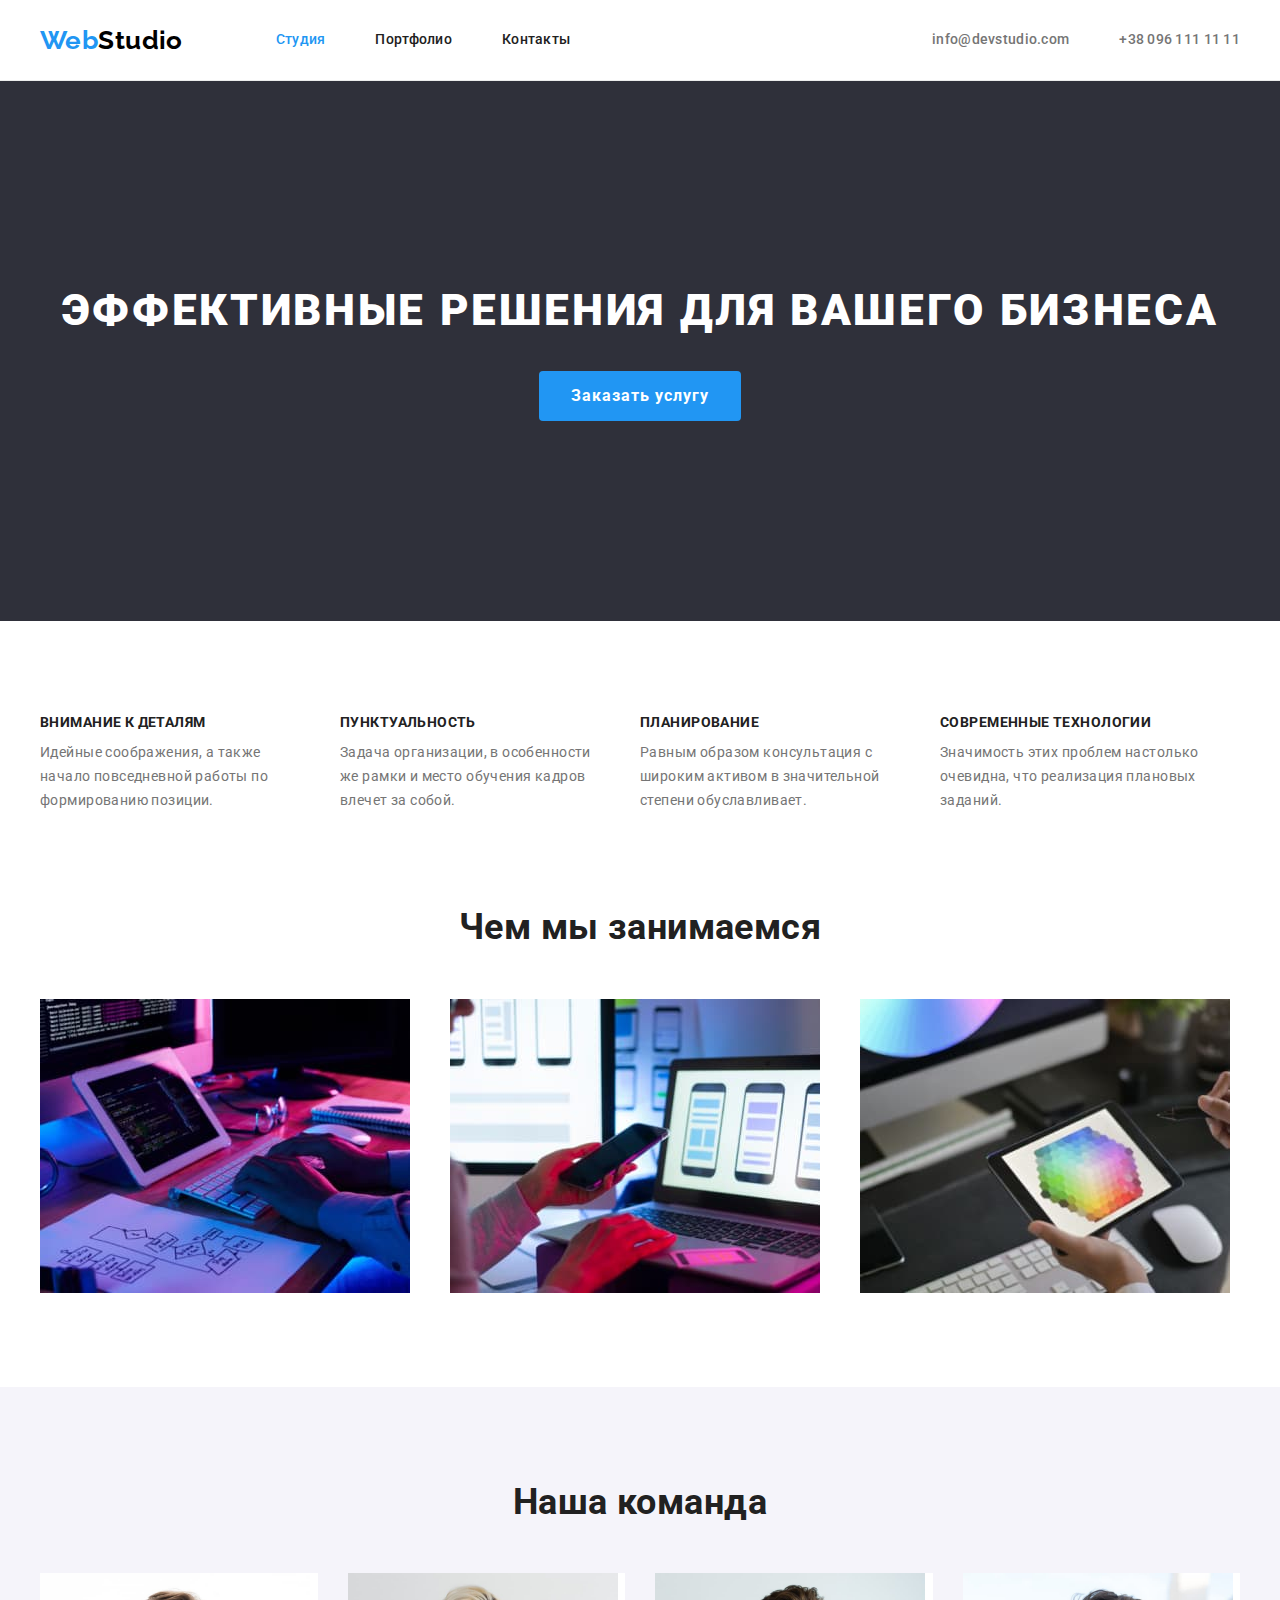
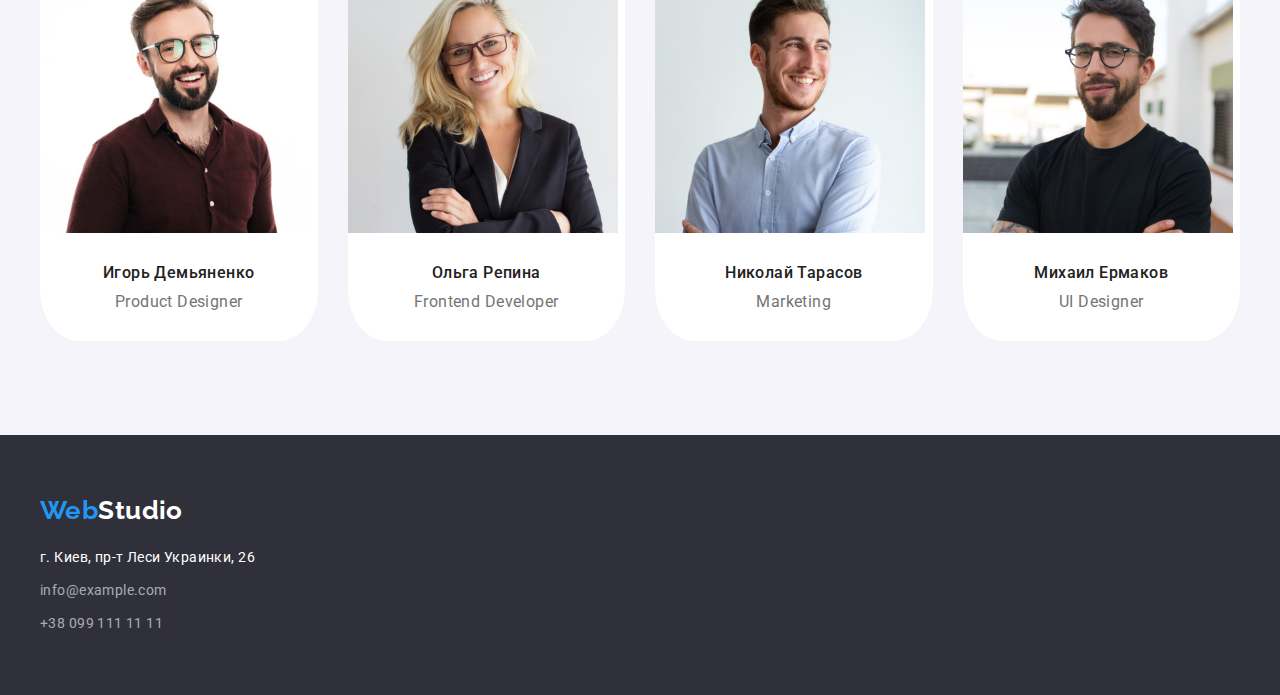
<file: index.html>
<!DOCTYPE html>
<html lang="ru">
  <head>
    <meta charset="UTF-8" />
    <meta http-equiv="X-UA-Compatible" content="IE=edge" />
    <meta name="viewport" content="width=device-width, initial-scale=1.0" />
    <title>Студия</title>
    <link
      href="https://fonts.googleapis.com/css2?family=Raleway:wght@700&family=Roboto:wght@400;500;700;900&display=swap"
      rel="stylesheet"
    />

    <link
      rel="stylesheet"
      href="https://cdnjs.cloudflare.com/ajax/libs/modern-normalize/1.0.0/modern-normalize.min.css"
      integrity="sha512-ISS7cAi1PEhQ8jnbJpJZMd29NlhNj4AWYyLOSp2CE/CsHxTCu+r+t0D2yoJudVrd0/8fTVPUVDzY5Tvli75u/g=="
      crossorigin="anonymous"
    />

    <link rel="stylesheet" href="./css/styles.css" />
  </head>
  <body>
    <!-- HEADER -->
    <header class="page-header">
      <div class="container">
        <nav class="site-nav">
          <a href="index.html" lang="en" class="logo link">
            <span class="accent">Web</span>Studio
          </a>

          <ul class="navigation list">
            <li class="item">
              <a href="./index.html " class="link current">Студия</a>
            </li>
            <li class="item">
              <a href="./portfolio.html" class="link">Портфолио</a>
            </li>
            <li class="item"><a href="#" class="link">Контакты</a></li>
          </ul>
        </nav>
        <ul class="adds list">
          <li class="item">
            <a href="mailto:info@example.com" class="link">
              info@devstudio.com
            </a>
          </li>
          <li class="item">
            <a href="tel:+380991111111" class="link">+38 096 111 11 11</a>
          </li>
        </ul>
      </div>
    </header>

    <!--main-->
    <main>
      <!-- HERO -->

      <section class="hero dummy-bg">
        <div class="container">
          <h1 class="hero-title">Эффективные решения для вашего бизнеса</h1>
          <button type="button" class="button">Заказать услугу</button>
        </div>
      </section>
      <!-- /HERO -->

      <!-- QUALITY -->
      <section class="quality section">
        <div class="container">
          <!--Заголовок h2 "Качества" будет скрытым-->
          <h2 class="h-hidden" hidden>Качества</h2>
          <ul class="list quality-list">
            <li class="item">
              <h3 class="title-style">Внимание к деталям</h3>
              <p>
                Идейные соображения, а также начало повседневной работы по
                формированию позиции.
              </p>
            </li>
            <li class="item">
              <h3 class="title-style">Пунктуальность</h3>
              <p>
                Задача организации, в особенности же рамки и место обучения
                кадров влечет за собой.
              </p>
            </li>
            <li class="item">
              <h3 class="title-style">Планирование</h3>
              <p>
                Равным образом консультация с широким активом в значительной
                степени обуславливает.
              </p>
            </li>
            <li class="item">
              <h3 class="title-style">Современные технологии</h3>
              <p>
                Значимость этих проблем настолько очевидна, что реализация
                плановых заданий.
              </p>
            </li>
          </ul>
        </div>
      </section>
      <!-- /QUALITY -->

      <!-- WORK -->
      <section class="work section">
        <div class="container">
          <h2 class="title-style">Чем мы занимаемся</h2>
          <ul class="list work-list">
            <li class="item">
              <img
                src="./images/box1.jpg"
                alt="Занятие 1"
                class="work-pic"
                width="370"
              />
            </li>
            <li class="item">
              <img
                src="./images/box2.jpg"
                alt="Занятие 2"
                class="work-pic"
                width="370"
              />
            </li>
            <li class="item">
              <img
                src="./images/box3.jpg"
                alt="Занятие 3"
                class="work-pic"
                width="370"
              />
            </li>
          </ul>
        </div>
      </section>
      <!-- /WORK -->

      <!-- TEAM -->
      <section class="team section">
        <div class="container">
          <h2 class="title-style team-title">Наша команда</h2>
          <ul class="list team-list">
            <li class="item">
              <img
                src="./images/worker1.jpg"
                alt="Игорь Демьяненко. Продакт дизайнер"
                width="270"
                class="team-pic"
              />
              <div class="wrapper">
                <h3 class="title-style team-people">Игорь Демьяненко</h3>
                <p lang="en" class="team-post">Product Designer</p>
              </div>
            </li>
            <li class="item">
              <img
                src="./images/worker2.jpg"
                alt="Ольга Репина. Фронтэнд дивэлопэ"
                width="270"
                class="team-pic"
              />
              <div class="wrapper">
                <h3 class="title-style team-people">Ольга Репина</h3>
                <p lang="en" class="team-post">Frontend Developer</p>
              </div>
            </li>
            <li class="item">
              <img
                src="./images/worker3.jpg"
                alt="Николай Тарасов. Макетинг"
                width="270"
                class="team-pic"
              />
              <div class="wrapper">
                <h3 class="title-style team-people">Николай Тарасов</h3>
                <p lang="en" class="team-post">Marketing</p>
              </div>
            </li>
            <li class="item">
              <img
                src="./images/worker4.jpg"
                alt="Михаил Ермаков. Юай дизайнер"
                width="270"
                class="team-pic"
              />
              <div class="wrapper">
                <h3 class="title-style team-people">Михаил Ермаков</h3>
                <p lang="en" class="team-post">UI Designer</p>
              </div>
            </li>
          </ul>
        </div>
      </section>
    </main>
    <!-- /TEAM -->

    <!-- FOOTER -->
    <footer class="basement dummy-bg">
      <div class="container">
        <a href="index.html" lang="en" class="logo link">
          <span class="accent">Web</span>Studio
        </a>
        <address class="basement-adds">
          <p class="basement-adds-value adds-item">
            г. Киев, пр-т Леси Украинки, 26
          </p>
          <a href="mailto:info@example.com" class="link adds-item"
            >info@example.com</a
          >
          <a href="tel:+380991111111" class="link adds-item"
            >+38 099 111 11 11</a
          >
        </address>
      </div>
    </footer>
    <!-- /FOOTER -->
  </body>
</html>
</file>
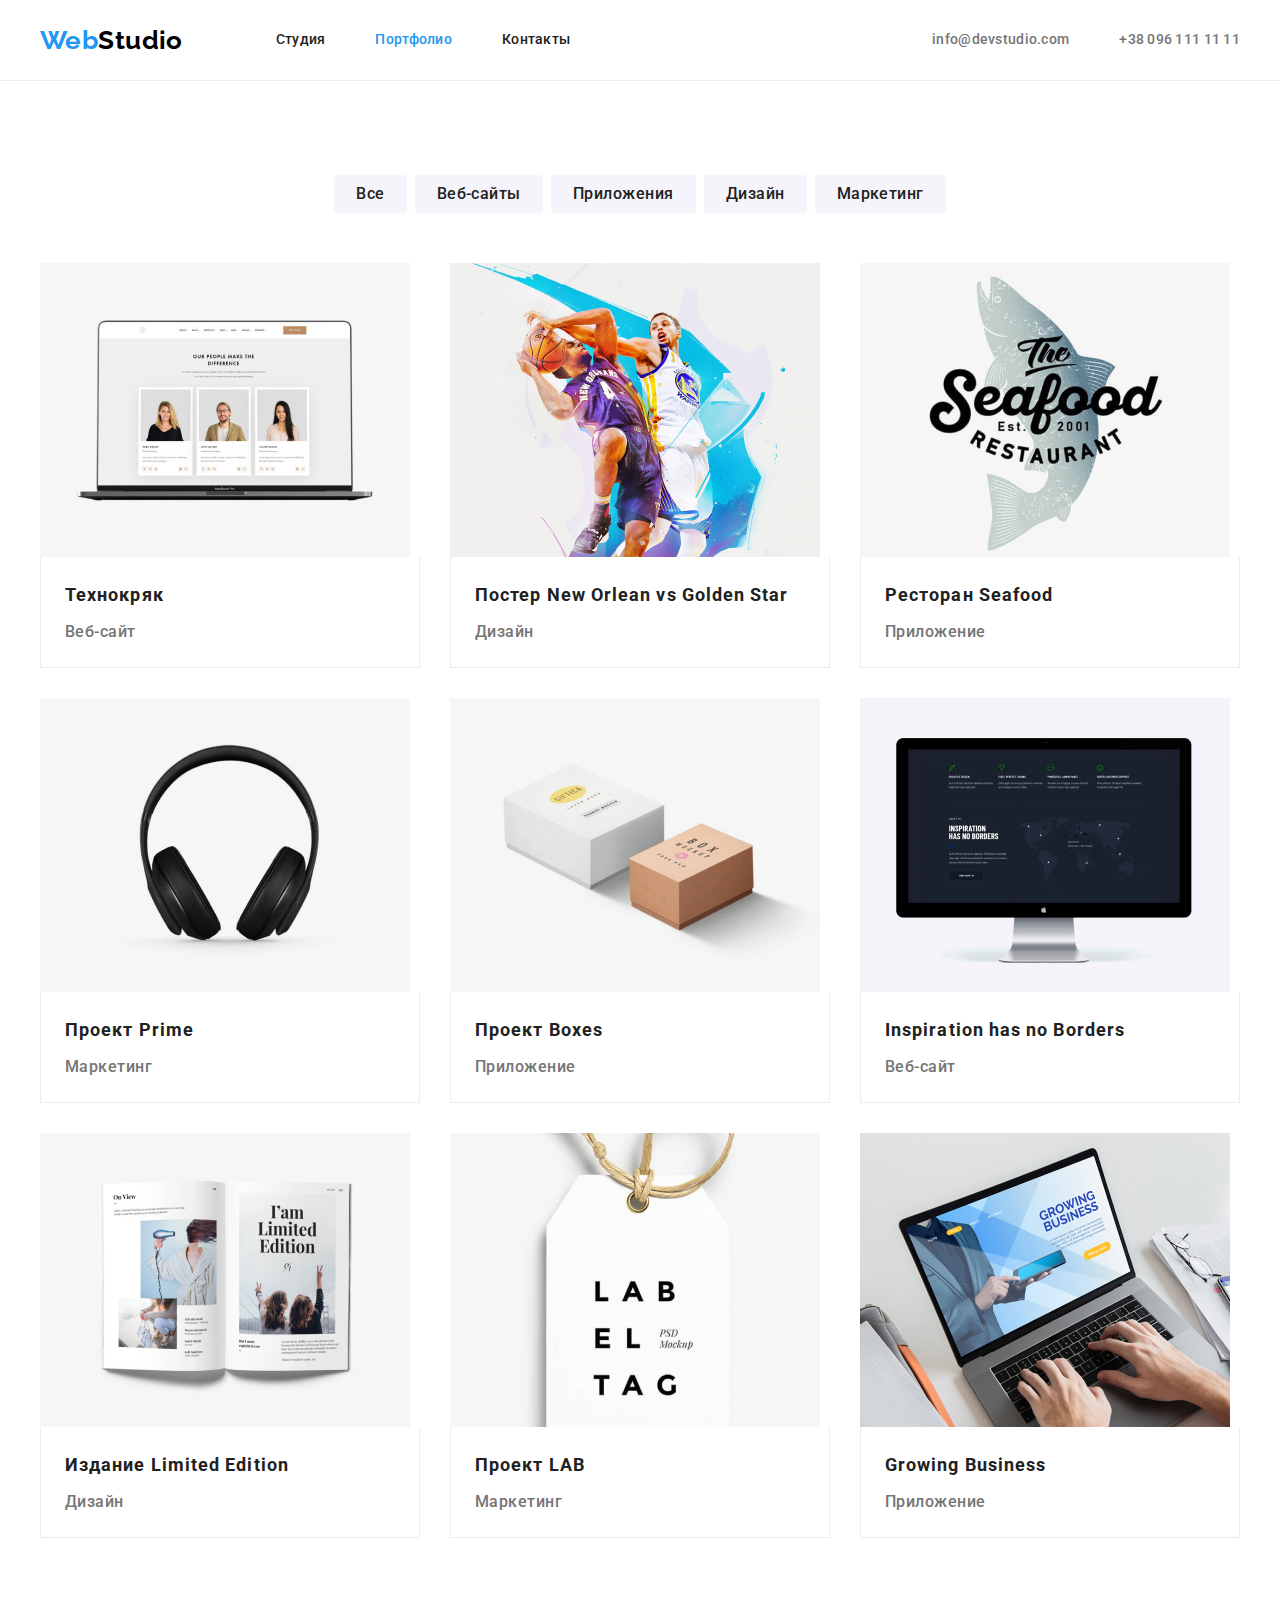
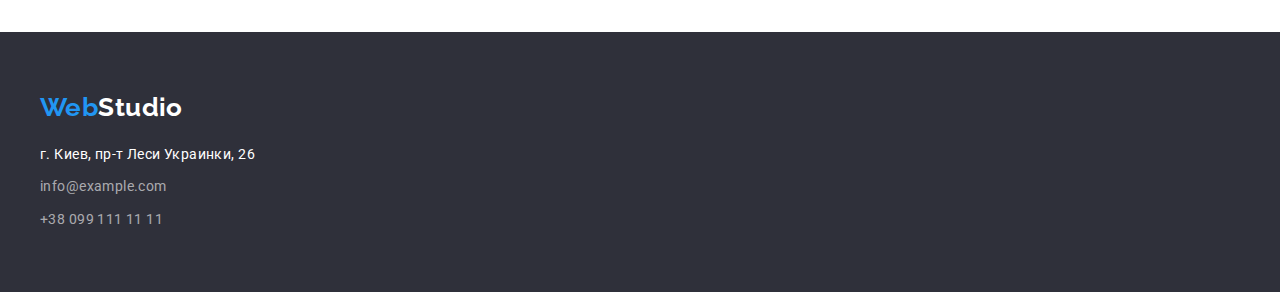
<file: portfolio.html>
<!DOCTYPE html>
<html lang="ru">
  <head>
    <meta charset="UTF-8" />
    <meta http-equiv="X-UA-Compatible" content="IE=edge" />
    <meta name="viewport" content="width=device-width, initial-scale=1.0" />
    <title>Студия</title>
    <link
      href="https://fonts.googleapis.com/css2?family=Raleway:wght@700&family=Roboto:wght@400;500;700;900&display=swap"
      rel="stylesheet"
    />
    <link
      rel="stylesheet"
      href="https://cdnjs.cloudflare.com/ajax/libs/modern-normalize/1.0.0/modern-normalize.min.css"
      integrity="sha512-ISS7cAi1PEhQ8jnbJpJZMd29NlhNj4AWYyLOSp2CE/CsHxTCu+r+t0D2yoJudVrd0/8fTVPUVDzY5Tvli75u/g=="
      crossorigin="anonymous"
    />
    <link rel="stylesheet" href="./css/styles.css" />
  </head>
  <body>
    <!-- HEADER -->
    <header class="page-header">
      <div class="container">
        <nav class="site-nav">
          <a href="index.html" lang="en" class="logo link">
            <span class="accent">Web</span>Studio
          </a>

          <ul class="navigation list">
            <li class="item">
              <a href="./index.html " class="link">Студия</a>
            </li>
            <li class="item">
              <a href="./portfolio.html" class="link current">Портфолио</a>
            </li>
            <li class="item"><a href="#" class="link">Контакты</a></li>
          </ul>
        </nav>
        <ul class="adds list">
          <li class="item">
            <a href="mailto:info@example.com" class="link">
              info@devstudio.com
            </a>
          </li>
          <li class="item">
            <a href="tel:+380991111111" class="link">+38 096 111 11 11</a>
          </li>
        </ul>
      </div>
    </header>

    <!-- MAIN -->
    <main>
      <!-- PORTFOLIO SECTION -->
      <section class="portfolio section">
        <div class="container">
          <!-- SECRET HEADER -->
          <h2 class="h-hidden" hidden>Фильтр</h2>
          <!-- /SECRET HEADER -->

          <ul class="list filter">
            <li class="filter-item">
              <button type="button" class="button">Все</button>
            </li>
            <li class="filter-item">
              <button type="button" class="button">Веб-сайты</button>
            </li>
            <li class="filter-item">
              <button type="button" class="button">Приложения</button>
            </li>
            <li class="filter-item">
              <button type="button" class="button">Дизайн</button>
            </li>
            <li class="filter-item">
              <button type="button" class="button">Маркетинг</button>
            </li>
          </ul>

          <!-- SECRET HEADER -->
          <h1 class="h-hidden" hidden>Портфолио</h1>
          <!-- /SECRET HEADER -->

          <ul class="list portfolio-list">
            <li class="portfolio-item">
              <a href="#" class="link">
                <!-- <div class="pic-thumb"> -->
                <img
                  src="./images/portfolio/project1.jpg"
                  alt="Веб-сайт технокряк"
                  width="370"
                />
                <!-- </div> -->
                <div class="portfolio-title">
                  <h2 class="link-title">Технокряк</h2>
                  <p class="description">Веб-сайт</p>
                </div>
              </a>
            </li>
            <li class="portfolio-item">
              <a href="#" class="link">
                <img
                  src="./images/portfolio/project2.jpg"
                  alt="Дизайн постера New Orlean vs Golden Star"
                  width="370"
                />
                <div class="portfolio-title">
                  <h2 class="link-title">Постер New Orlean vs Golden Star</h2>
                  <p class="description">Дизайн</p>
                </div>
              </a>
            </li>
            <li class="portfolio-item">
              <a href="#" class="link">
                <img
                  src="./images/portfolio/project3.jpg"
                  alt="Приложение ресторана Seafood"
                  width="370"
                />
                <div class="portfolio-title">
                  <h2 class="link-title">Ресторан Seafood</h2>
                  <p class="description">Приложение</p>
                </div>
              </a>
            </li>
            <li class="portfolio-item">
              <a href="#" class="link">
                <img
                  src="./images/portfolio/project4.jpg"
                  alt="Маркетинг проекта Prime"
                  width="370"
                />
                <div class="portfolio-title">
                  <h2 class="link-title">Проект Prime</h2>
                  <p class="description">Маркетинг</p>
                </div>
              </a>
            </li>
            <li class="portfolio-item">
              <a href="#" class="link">
                <img
                  src="./images/portfolio/project5.jpg"
                  alt="Приложение проекта Boxes"
                  width="370"
                />
                <div class="portfolio-title">
                  <h2 class="link-title">Проект Boxes</h2>
                  <p class="description">Приложение</p>
                </div>
              </a>
            </li>
            <li class="portfolio-item">
              <a href="#" class="link">
                <img
                  src="./images/portfolio/project6.jpg"
                  alt="Веб-сайт Inspiration has no Borders"
                  width="370"
                />
                <div class="portfolio-title">
                  <h2 lang="en" class="link-title">
                    Inspiration has no Borders
                  </h2>
                  <p class="description">Веб-сайт</p>
                </div>
              </a>
            </li>
            <li class="portfolio-item">
              <a href="#" class="link">
                <img
                  src="./images/portfolio/project7.jpg"
                  alt="Дизайн для издания Limited Edition"
                  width="370"
                />
                <div class="portfolio-title">
                  <h2 class="link-title">Издание Limited Edition</h2>
                  <p class="description">Дизайн</p>
                </div>
              </a>
            </li>
            <li class="portfolio-item">
              <a href="#" class="link">
                <img
                  src="./images/portfolio/project8.jpg"
                  alt="Маркетинг проекта LAB"
                  width="370"
                />
                <div class="portfolio-title">
                  <h2 class="link-title">Проект LAB</h2>
                  <p class="description">Маркетинг</p>
                </div>
              </a>
            </li>
            <li class="portfolio-item">
              <a href="#" class="link">
                <img
                  src="./images/portfolio/project9.jpg"
                  alt="Приложение Growing Business"
                  width="370"
                />
                <div class="portfolio-title">
                  <h2 lang="en" class="link-title">Growing Business</h2>
                  <p class="description">Приложение</p>
                </div>
              </a>
            </li>
          </ul>
        </div>
      </section>
      <!-- /PORTFOLIO SECTION -->
    </main>

    <!-- FOOTER -->
    <footer class="basement dummy-bg">
      <div class="container">
        <a href="index.html" lang="en" class="logo link">
          <span class="accent">Web</span>Studio
        </a>
        <address class="basement-adds">
          <p class="basement-adds-value adds-item">
            г. Киев, пр-т Леси Украинки, 26
          </p>
          <a href="mailto:info@example.com" class="link adds-item"
            >info@example.com</a
          >
          <a href="tel:+380991111111" class="link adds-item"
            >+38 099 111 11 11</a
          >
        </address>
      </div>
    </footer>
    <!-- /FOOTER -->
  </body>
</html>
</file>
<file: css/styles.css>
:root {
  --primary-text-color: #757575;
  --secondary-color-text: #212121;
  --primary-white-color: #ffffff;
  --logo-black-color: #000000;
  --accent-color: #2196f3;
  --accent-color-text: rgba(255, 255, 255, 0.6);
  --button-grey-color: #f5f4fa;
  --dummy-bg-color: #2f303a;
  --border-color: #ececec;
}
/*цвет основного текста --> color: #757575; */
/*цвет вторичного текста --> color: #212121; */
/*белый --> #FFFFFF */
/*акцент --> color: #2196F3; */
/*акцентный цвет текста color: rgba(255, 255, 255, 0.6); */

body {
  margin: 0;

  background-color: var(--primary-white-color);
  color: var(--primary-text-color);

  font-family: "Roboto", Arial, Tahoma, sans-serif;
  font-size: 14px;
  line-height: 1.71;
  letter-spacing: 0.03em;
}
h1,
h2,
h3,
h4,
h5,
h6,
p {
  margin-top: 0;
  margin-bottom: 0;
}
.list {
  list-style: none;
  padding-left: 0;
  margin: 0;
}
.link {
  text-decoration: none;
}
.container {
  margin-left: auto;
  margin-right: auto;
  padding-left: 15px;
  padding-right: 15px;
  width: 1200px;

  /* outline: 1px solid tomato; */
}
.section {
  padding-top: 94px;
  padding-bottom: 94px;
}
/* HEADER */
.page-header {
  border-bottom-width: 1px;
  border-bottom-style: solid;
  border-bottom-color: var(--border-color);
}
.accent {
  color: var(--accent-color);
}
.logo {
  margin-right: 93px;

  color: var(--logo-black-color);
  font-family: "Raleway", sans-serif;
  font-weight: 700;
  font-size: 26px;
  line-height: 1.19;
}
.navigation .link {
  /* outline: 1px solid tomato; */

  color: var(--secondary-color-text);

  font-weight: 500;
  line-height: 1.14;
  letter-spacing: 0.02em;
}
.navigation,
.adds {
  /* outline: 1px solid tomato; */
}
.logo {
  display: block;
  /* outline: 1px solid tomato; */
}
.navigation .link,
.adds .link {
  display: block;
  padding-top: 32px;
  padding-bottom: 32px;
}
.navigation .link:hover,
.navigation .link:focus {
  color: var(--accent-color);
}
.navigation .current {
  color: var(--accent-color);
}
.adds {
  display: flex;
  margin-left: auto;
}
.navigation .item:not(:last-child),
.adds .item:not(:last-child) {
  margin-right: 50px;
}
.adds .link {
  /* outline: 1px solid tomato; */
  color: inherit;

  font-weight: 500;
  line-height: 1.14;
  letter-spacing: 0.02em;
}
.adds .link:hover,
.adds .link:focus {
  color: var(--accent-color);
}
.page-header > .container,
.site-nav .navigation,
.site-nav {
  display: flex;
}
.page-header > .container,
.site-nav {
  align-items: center;
}

/* /HEADER */

/* MAIN */

/* Временный bg, т.к. заголовок сливается с фоном */
.dummy-bg {
  background-color: var(--dummy-bg-color);
}

/* HERO */

.hero {
  text-align: center;
  padding-top: 200px;
  padding-bottom: 200px;
}
.hero-title {
  margin-bottom: 30px;

  color: var(--primary-white-color);

  font-weight: 900;
  font-size: 44px;
  line-height: 1.36;
  letter-spacing: 0.06em;
  text-transform: uppercase;
}
.hero .button {
  border-radius: 4px;
  padding: 10px 32px;
  min-width: 200px;
  border: none;
}
.button {
  color: var(--primary-white-color);
  background-color: var(--accent-color);

  font-family: inherit;
  font-weight: 700;
  font-size: 16px;
  line-height: 1.87;
  text-align: center;
  letter-spacing: 0.06em;

  cursor: pointer;
}
.button:hover {
  background-color: #188ce8;
}

/* /HERO */

/* QUALITY */
.quality .quality-list {
  display: flex;
}
.quality-list .item {
  /* outline: 1px solid tomato; */
  width: 270px;
}
.quality-list .item:not(:last-child) {
  margin-right: 30px;
}
.title-style {
  color: var(--secondary-color-text);
}
.quality .title-style {
  margin-bottom: 10px;

  font-weight: 700;
  font-size: 14px;
  line-height: 1.14;
  text-transform: uppercase;
}
/* /QUALITY */

/* WORK */
.work {
  padding-top: 0;
}
.work .title-style {
  margin-bottom: 50px;

  font-weight: 700;
  font-size: 36px;
  line-height: 1.17;
  text-align: center;
}
.work .work-list {
  display: flex;
  flex-wrap: wrap;

  margin-left: -30px;
  margin-top: -30px;
}
.work-list > .item {
  flex-basis: calc(100% / 3 - 30px);

  margin-left: 30px;
  margin-top: 30px;
}
.work .work-pic {
  display: block;
  max-width: 100%;
}
/* WORK */

/* TEAM */
.team {
  background-color: var(--button-grey-color);
  padding-bottom: 94px;
}
.team .team-pic {
  display: block;
  max-width: 100%;
  /* outline: 1px solid tomato; */
}
.team .team-list {
  /* outline: 1px solid tomato; */

  display: flex;
  flex-wrap: wrap;
  margin-left: -30px;
  margin-top: -30px;
}
.team-list > .item {
  flex-basis: calc(100% / 4 - 30px);
  margin-left: 30px;
  margin-top: 30px;
  border-bottom-right-radius: 14%;
  border-bottom-left-radius: 14%;
  background-color: var(--primary-white-color);

  /* background-color: tomato; */
}
.team .team-title {
  margin-bottom: 50px;

  font-weight: 700;
  font-size: 36px;
  line-height: 1.17;
  text-align: center;

  /* outline: 1px solid tomato; */
}
.team .team-people {
  margin-bottom: 10px;

  font-weight: 500;
  font-size: 16px;
  line-height: 1.19;
  text-align: center;
}
.team-post {
  font-size: 16px;
  line-height: 1.19;
  text-align: center;
}
.team .wrapper {
  padding-top: 30px;
  padding-bottom: 30px;
  padding-left: auto;
  padding-right: auto;
}
/* /TEAM */
/* /MAIN */

/* FOOTER */
.basement {
  padding-top: 60px;
  padding-bottom: 60px;
}
.basement .adds-item:not(:last-child) {
  display: block;
  margin-bottom: 9px;
}
.basement-adds-value {
  color: var(--primary-white-color);
  font-style: normal;
}
.basement .link {
  color: var(--accent-color-text);
  font-style: normal;
}
.basement .logo {
  color: var(--primary-white-color);
  margin-right: 0;
  margin-bottom: 20px;
}
.basement-adds .link:hover,
.basement-adds .link:focus {
  color: var(--accent-color);
}
/* /FOOTER */

/* PORTFOLIO */

.portfolio {
  font-weight: 500;
  font-size: 16px;
  line-height: 1.62;
  letter-spacing: 0.03em;
}
.portfolio .filter {
  display: flex;
  align-items: center;
  justify-content: center;
  margin-bottom: 50px;
}
.portfolio .filter-item:not(:last-child) {
  margin-right: 8px;
}
.portfolio .button {
  border-radius: 4px;
  padding: 6px 22px;
  border: none;
  color: var(--secondary-color-text);
  background-color: var(--button-grey-color);

  font-family: inherit;
  font-weight: 500;
  line-height: 1.62;
  letter-spacing: 0.03em;
}
.portfolio .button:hover,
.portfolio .button:focus {
  color: var(--primary-white-color);
  background-color: var(--accent-color);
}
.link-title {
  margin-bottom: 4px;

  color: var(--secondary-color-text);

  font-style: normal;
  font-weight: 700;
  font-size: 18px;
  line-height: 2;
  letter-spacing: 0.06em;
}
.portfolio .portfolio-list {
  display: flex;
  flex-wrap: wrap;
  margin-left: -30px;
  margin-top: -30px;
}
.portfolio-list > .portfolio-item {
  flex-basis: calc(100% / 3 - 30px);
  margin-left: 30px;
  margin-top: 30px;
  /* outline: 1px solid tomato; */
}
.portfolio .portfolio-title {
  padding: 20px 24px;
  border-bottom-width: 1px;
  border-left-width: 1px;
  border-right-width: 1px;
  border-bottom-style: solid;
  border-left-style: solid;
  border-right-style: solid;
  border-bottom-color: var(--border-color);
  border-left-color: var(--border-color);
  border-right-color: var(--border-color);
  /* outline: 1px solid tomato; */
}

.portfolio img {
  display: block;
  max-width: 100%;
  /* outline: 1px solid tomato; */
}

.description {
  color: var(--primary-text-color);

  font-size: 16px;
  line-height: 1.87;
}
/* /PORTFOLIO */

/* HIDDEN HEADER */
.h-hidden {
  /* display: none; */
  position: absolute;
  clip: rect(0 0 0 0);
  width: 1px;
  height: 1px;
  margin: -1px;
}
/* /HIDDEN HEADER */
</file>
